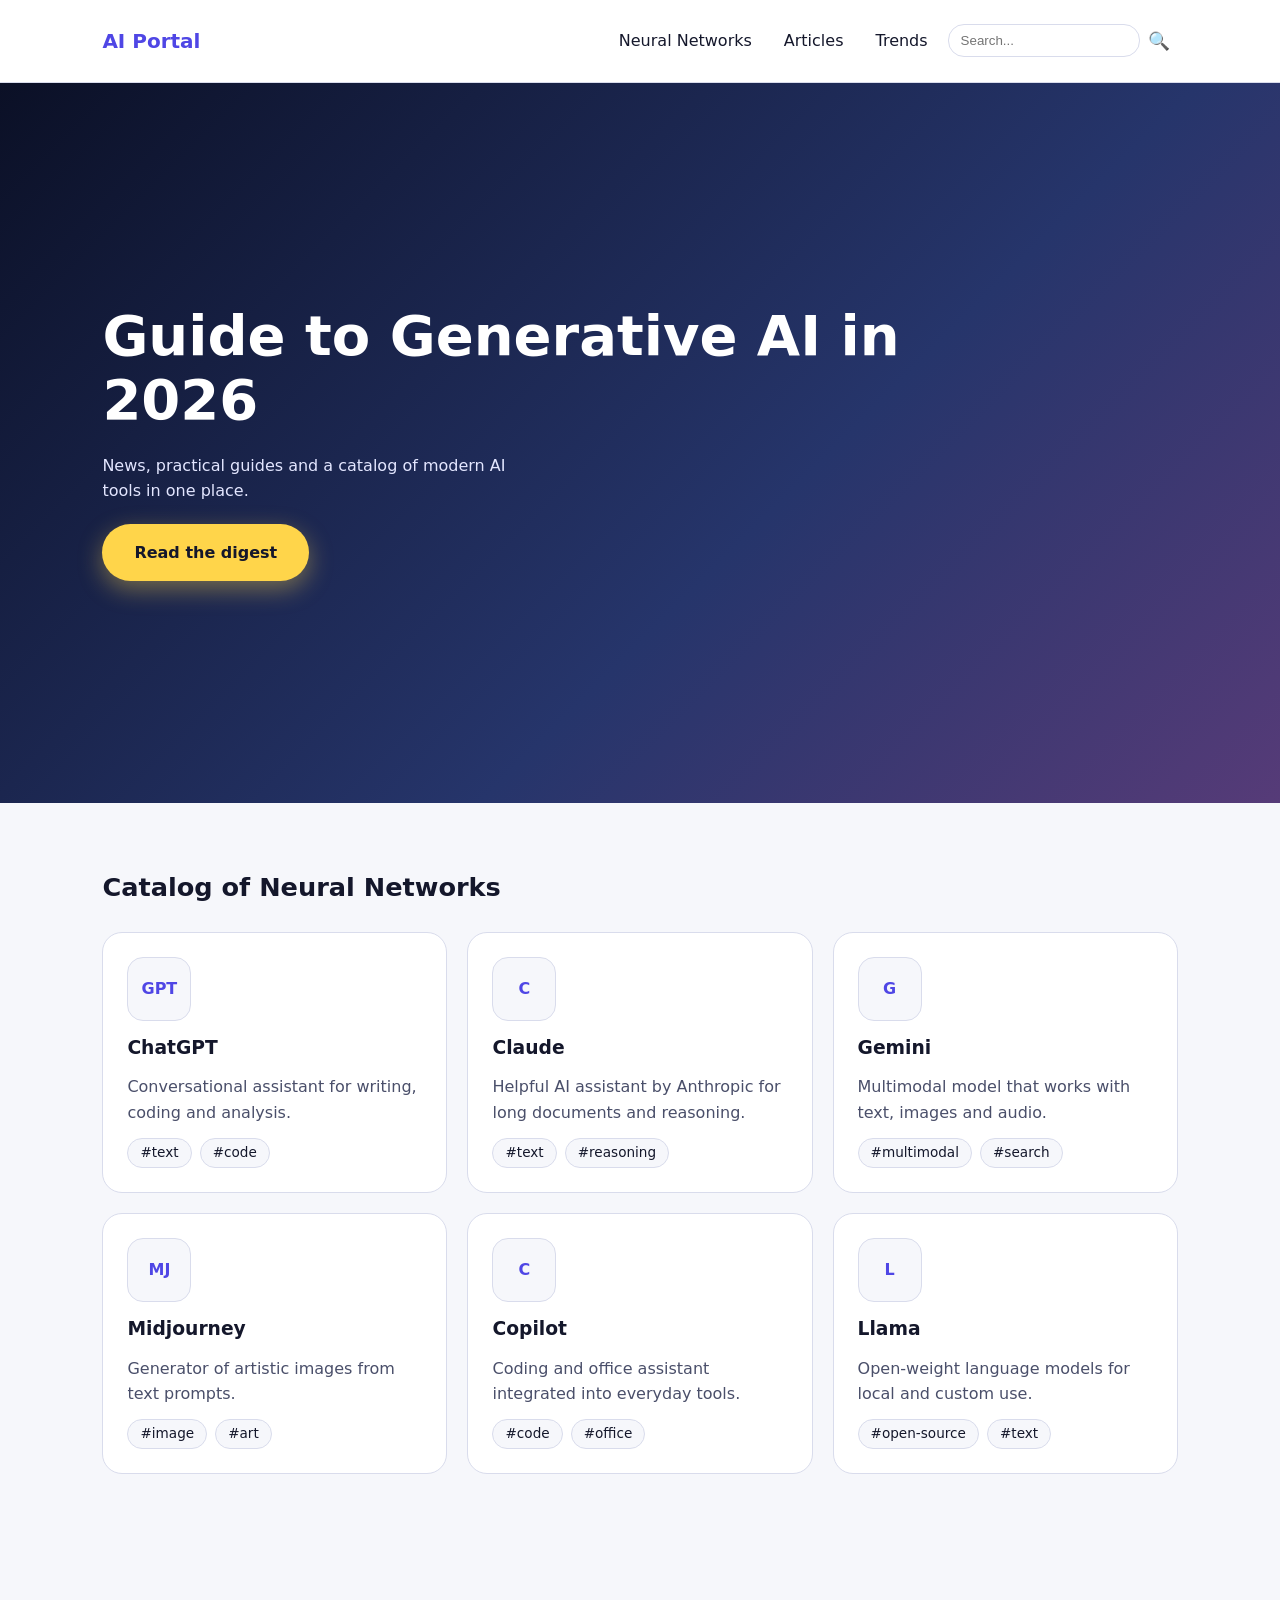
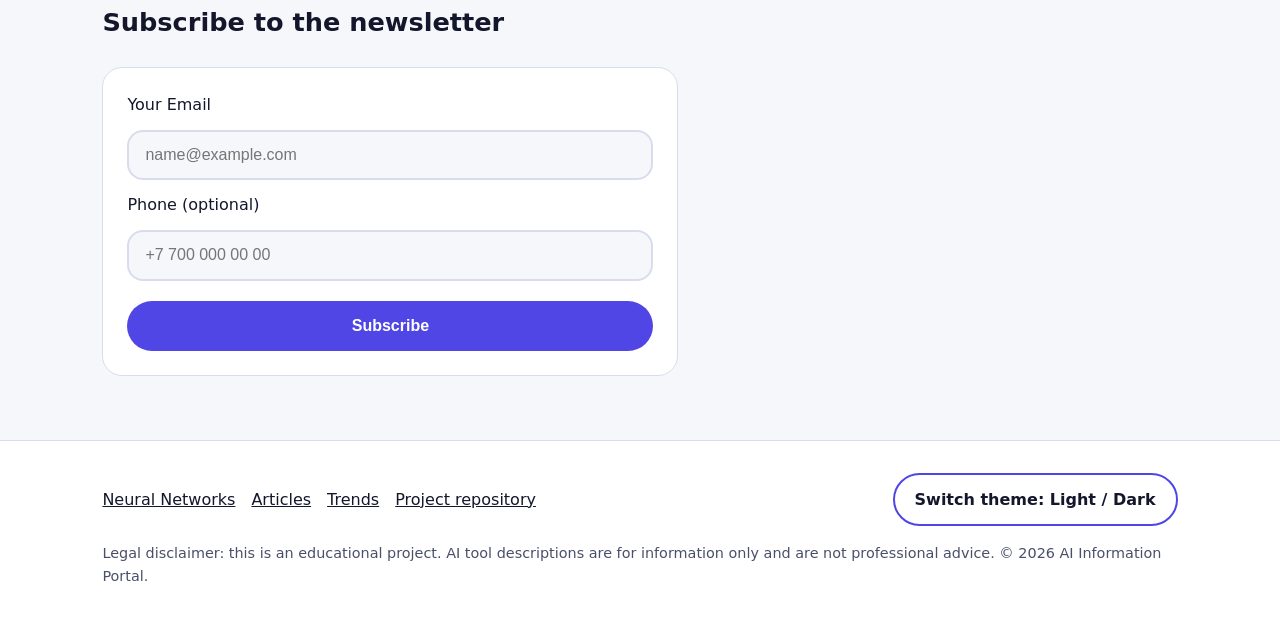
<file: index.html>
<!DOCTYPE html>
<html lang="en">
<head>
  <meta charset="UTF-8">
  <meta name="viewport" content="width=device-width, initial-scale=1.0">
  <title>Artificial Intelligence Information Portal</title>
  <link rel="stylesheet" href="style.css">
</head>
<body>
  <input type="checkbox" id="theme-toggle" class="sr-only" aria-label="Dark theme">

  <header class="site-header">
    <a class="logo" href="#top">AI Portal</a>

    <input type="checkbox" id="menu-toggle" class="sr-only" aria-label="Menu">
    <label for="menu-toggle" class="burger" aria-hidden="true"><span></span><span></span><span></span></label>

    <nav class="main-nav" aria-label="Main navigation">
      <a href="#models">Neural Networks</a>
      <a href="#digest">Articles</a>
      <a href="#subscribe">Trends</a>
    </nav>

    <form class="search" role="search" action="#" onsubmit="return false">
      <input type="search" id="q" placeholder="Search..." aria-label="Search">
      <label for="q" class="search-icon" aria-hidden="true">&#128269;</label>
    </form>
  </header>

  <main id="top">
    <section class="hero" id="digest">
      <h1>Guide to Generative AI in 2026</h1>
      <p>News, practical guides and a catalog of modern AI tools in one place.</p>
      <a class="cta" href="#models">Read the digest</a>
    </section>

    <section class="catalog" id="models">
      <h2>Catalog of Neural Networks</h2>
      <ul class="grid">
        <li>
          <article class="card">
            <span class="card-icon" aria-hidden="true">GPT</span>
            <h3>ChatGPT</h3>
            <p>Conversational assistant for writing, coding and analysis.</p>
            <p class="tags"><span>#text</span><span>#code</span></p>
          </article>
        </li>
        <li>
          <article class="card">
            <span class="card-icon" aria-hidden="true">C</span>
            <h3>Claude</h3>
            <p>Helpful AI assistant by Anthropic for long documents and reasoning.</p>
            <p class="tags"><span>#text</span><span>#reasoning</span></p>
          </article>
        </li>
        <li>
          <article class="card">
            <span class="card-icon" aria-hidden="true">G</span>
            <h3>Gemini</h3>
            <p>Multimodal model that works with text, images and audio.</p>
            <p class="tags"><span>#multimodal</span><span>#search</span></p>
          </article>
        </li>
        <li>
          <article class="card">
            <span class="card-icon" aria-hidden="true">MJ</span>
            <h3>Midjourney</h3>
            <p>Generator of artistic images from text prompts.</p>
            <p class="tags"><span>#image</span><span>#art</span></p>
          </article>
        </li>
        <li>
          <article class="card">
            <span class="card-icon" aria-hidden="true">C</span>
            <h3>Copilot</h3>
            <p>Coding and office assistant integrated into everyday tools.</p>
            <p class="tags"><span>#code</span><span>#office</span></p>
          </article>
        </li>
        <li>
          <article class="card">
            <span class="card-icon" aria-hidden="true">L</span>
            <h3>Llama</h3>
            <p>Open-weight language models for local and custom use.</p>
            <p class="tags"><span>#open-source</span><span>#text</span></p>
          </article>
        </li>
      </ul>
    </section>

    <section class="subscribe" id="subscribe">
      <h2>Subscribe to the newsletter</h2>
      <form class="sub-form" action="#" method="post" onsubmit="return false">
        <label for="email">Your Email</label>
        <input type="email" id="email" name="email" placeholder="name@example.com"
               pattern="[a-z0-9._%+\-]+@[a-z0-9.\-]+\.[a-z]{2,}" required>
        <span class="hint-error">Enter a valid email, e.g. name@example.com</span>

        <label for="phone">Phone (optional)</label>
        <input type="tel" id="phone" name="phone" placeholder="+7 700 000 00 00"
               pattern="\+?[0-9 ]{10,15}">
        <span class="hint-error">Use digits, spaces and an optional +</span>

        <button type="submit">Subscribe</button>
      </form>
    </section>
  </main>

  <footer class="site-footer">
    <nav class="footer-nav" aria-label="Footer navigation">
      <a href="#models">Neural Networks</a>
      <a href="#digest">Articles</a>
      <a href="#subscribe">Trends</a>
      <a href="https://github.com/beksh12/ai-portal" target="_blank" rel="noopener">Project repository</a>
    </nav>
    <p class="legal">Legal disclaimer: this is an educational project. AI tool descriptions are for information only and are not professional advice. &copy; 2026 AI Information Portal.</p>
    <label for="theme-toggle" class="theme-switch">Switch theme: Light / Dark</label>
  </footer>
</body>
</html>
</file>
<file: style.css>
* { box-sizing: border-box; margin: 0; padding: 0; }

:root {
  --bg: #f6f7fb;
  --surface: #ffffff;
  --text: #14172b;
  --muted: #4a4f6a;
  --accent: #4f46e5;
  --accent-text: #ffffff;
  --border: #d9dcec;
  --radius: 1.25rem;
}
:root:has(#theme-toggle:checked) {
  --bg: #0d1020;
  --surface: #181c33;
  --text: #f1f2fb;
  --muted: #b4b9d9;
  --accent: #8b9cff;
  --accent-text: #0d1020;
  --border: #2f3560;
}

html { scroll-behavior: smooth; font-size: 100%; }
body {
  font-family: system-ui, -apple-system, "Segoe UI", Roboto, sans-serif;
  background: var(--bg);
  color: var(--text);
  line-height: 1.6;
  overflow-x: hidden;
}
img { max-width: 100%; height: auto; display: block; }
a { color: inherit; }
ul { list-style: none; }
.sr-only { position: absolute; opacity: 0; pointer-events: none; }

/* ---------- Header (mobile first) ---------- */
.site-header {
  position: sticky; top: 0; z-index: 10;
  display: flex; flex-wrap: wrap; align-items: center; justify-content: space-between;
  gap: 0.75rem; padding: 0.75rem 1rem;
  background: var(--surface);
  border-bottom: 0.0625rem solid var(--border);
}
.logo { font-weight: 800; font-size: 1.25rem; text-decoration: none; color: var(--accent); }

.burger { display: flex; flex-direction: column; gap: 0.3rem; padding: 0.5rem; cursor: pointer; margin-left: auto; }
.burger span { width: 1.5rem; height: 0.2rem; background: var(--text); border-radius: 1rem; }

.main-nav { display: none; flex-direction: column; width: 100%; order: 5; gap: 0.25rem; }
.main-nav a { padding: 0.75rem 0.5rem; text-decoration: none; border-radius: 0.75rem; }
.main-nav a:hover { background: var(--bg); }
.site-header:has(#menu-toggle:checked) .main-nav { display: flex; }

.search { display: flex; align-items: center; position: relative; }
.search input {
  width: 0; padding: 0; border: 0; background: transparent; color: var(--text);
  transition: width 0.25s; outline: none;
}
.search input:focus { width: 9rem; padding: 0.5rem 0.75rem; border: 0.0625rem solid var(--border); border-radius: 1rem; }
.search-icon { cursor: pointer; padding: 0.5rem; font-size: 1.1rem; }

/* ---------- Hero ---------- */
.hero {
  min-height: 80vh;
  display: flex; flex-direction: column; justify-content: center; align-items: flex-start;
  gap: 1.25rem; padding: 2rem 1.25rem;
  color: #ffffff;
  background: linear-gradient(135deg, #0b1026, #26356b 60%, #563b78);
}
.hero h1 { font-size: 2rem; line-height: 1.15; max-width: 22ch; }
.hero p { max-width: 40ch; color: #e3e6ff; }
.cta {
  display: inline-block; padding: 1rem 2rem; border-radius: 2rem;
  background: #ffd54a; color: #14172b; font-weight: 800; text-decoration: none;
  box-shadow: 0 0.5rem 1.5rem rgba(255, 213, 74, 0.4);
  transition: transform 0.2s;
}
.cta:hover, .cta:focus-visible { transform: translateY(-0.2rem); }

/* ---------- Catalog grid ---------- */
.catalog, .subscribe { padding: 3rem 1.25rem; }
.catalog h2, .subscribe h2 { font-size: 1.6rem; margin-bottom: 1.5rem; }
.grid { display: grid; grid-template-columns: 1fr; gap: 1.25rem; }
.card {
  height: 100%; padding: 1.5rem; border-radius: var(--radius);
  background: var(--surface); border: 0.0625rem solid var(--border);
  display: flex; flex-direction: column; gap: 0.75rem;
}
.card-icon {
  display: grid; place-items: center; width: 4rem; height: 4rem;
  border-radius: 1rem; background: var(--bg); color: var(--accent);
  border: 0.0625rem solid var(--border); font-weight: 800;
}
.card p { color: var(--muted); }
.tags { display: flex; flex-wrap: wrap; gap: 0.5rem; margin-top: auto; }
.tags span { padding: 0.2rem 0.75rem; border-radius: 1rem; background: var(--bg); color: var(--text); font-size: 0.85rem; border: 0.0625rem solid var(--border); }

/* ---------- Subscription form ---------- */
.sub-form {
  display: flex; flex-direction: column; gap: 0.75rem; max-width: 100%;
  padding: 1.5rem; border-radius: var(--radius);
  background: var(--surface); border: 0.0625rem solid var(--border);
}
.sub-form input {
  padding: 0.9rem 1rem; font-size: 1rem; border-radius: 1rem;
  border: 0.125rem solid var(--border); background: var(--bg); color: var(--text);
}
.hint-error { display: none; color: #d12c4a; font-size: 0.875rem; }
:root:has(#theme-toggle:checked) .hint-error { color: #ff8aa0; }

/* validation by pure CSS */
.sub-form input:not(:placeholder-shown):valid { border-color: #1a9d5a; }
.sub-form input:not(:placeholder-shown):invalid { border-color: #d12c4a; }
.sub-form input:not(:placeholder-shown):invalid + .hint-error { display: block; }

.sub-form button {
  margin-top: 0.5rem; padding: 1rem; font-size: 1rem; font-weight: 800;
  border: 0; border-radius: 2rem; cursor: pointer;
  background: var(--accent); color: var(--accent-text);
}
.sub-form button:hover { filter: brightness(1.1); }

/* ---------- Footer ---------- */
.site-footer {
  display: flex; flex-direction: column; gap: 1rem;
  padding: 2rem 1.25rem; background: var(--surface);
  border-top: 0.0625rem solid var(--border);
}
.footer-nav { display: flex; flex-wrap: wrap; gap: 1rem; }
.legal { color: var(--muted); font-size: 0.9rem; }
.theme-switch {
  align-self: flex-start; cursor: pointer; padding: 0.75rem 1.25rem;
  border-radius: 2rem; border: 0.125rem solid var(--accent); font-weight: 700;
}
#theme-toggle:focus-visible ~ .site-footer .theme-switch { outline: 0.2rem solid var(--accent); }

/* ---------- Desktop ---------- */
@media (min-width: 1024px) {
  .site-header { flex-wrap: nowrap; padding: 1rem 8%; }
  .burger { display: none; }
  .main-nav { display: flex; flex-direction: row; width: auto; order: 0; margin-left: auto; gap: 1rem; }
  .search input { width: 12rem; padding: 0.5rem 0.75rem; border: 0.0625rem solid var(--border); border-radius: 1rem; }
  .search input:focus { width: 14rem; }
  .hero { padding: 4rem 8%; }
  .hero h1 { font-size: 3.5rem; }
  .catalog, .subscribe { padding: 4rem 8%; }
  .grid { grid-template-columns: repeat(3, 1fr); }
  .sub-form { max-width: 36rem; }
  .site-footer { flex-direction: row; flex-wrap: wrap; align-items: center; justify-content: space-between; padding: 2rem 8%; }
  .legal { flex-basis: 100%; order: 3; }
}
</file>
